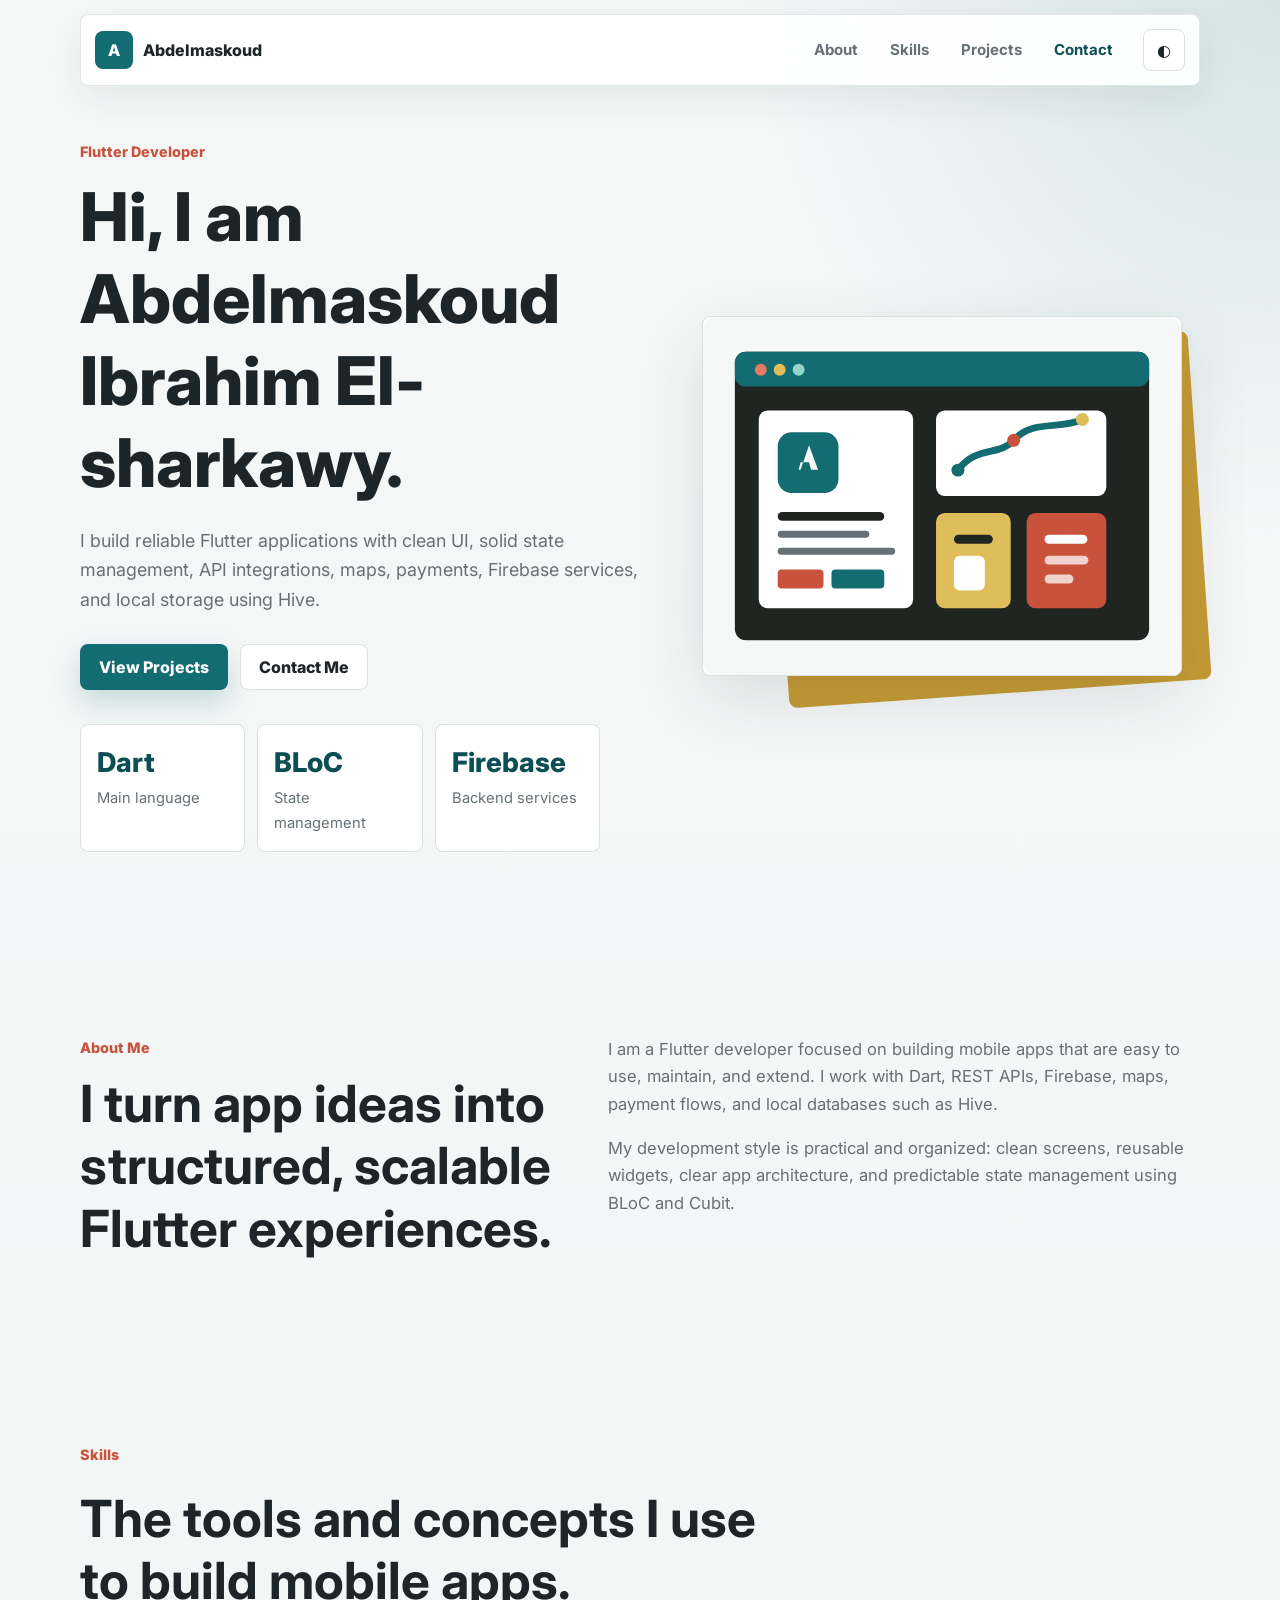
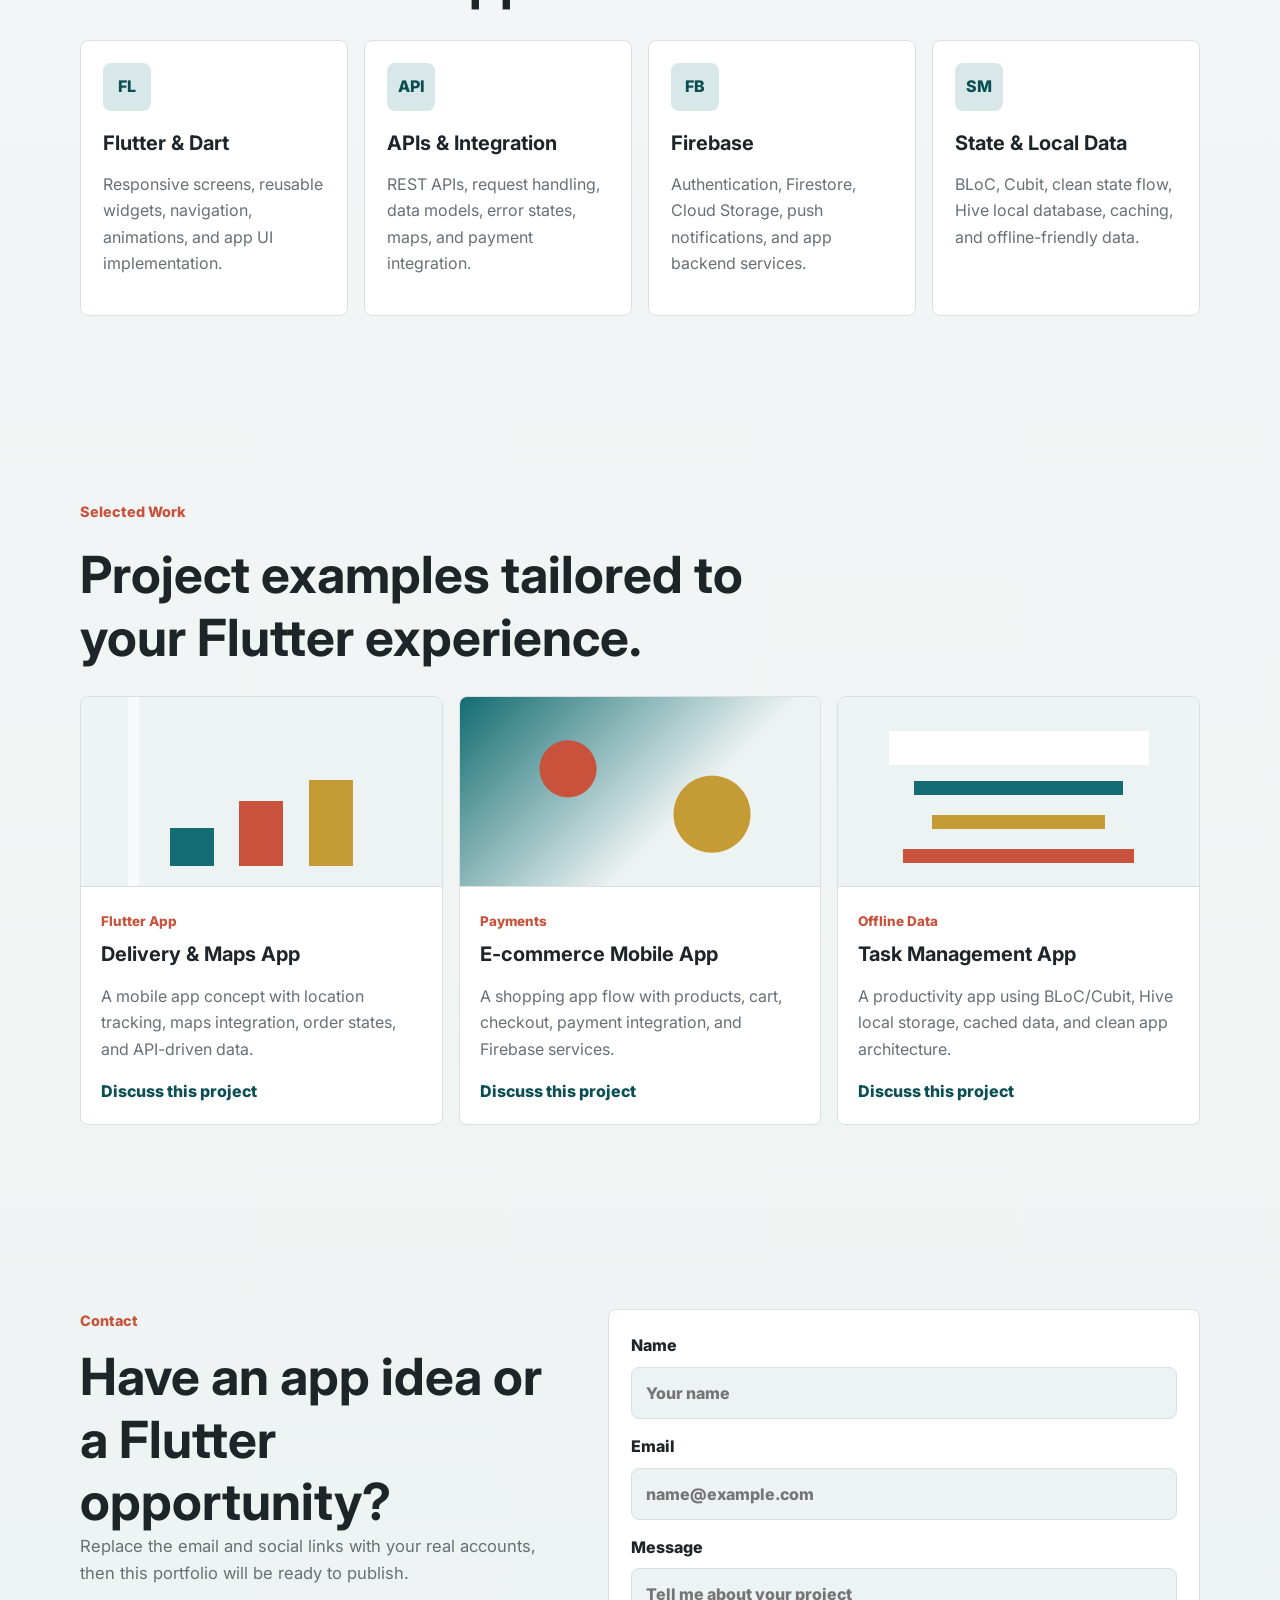
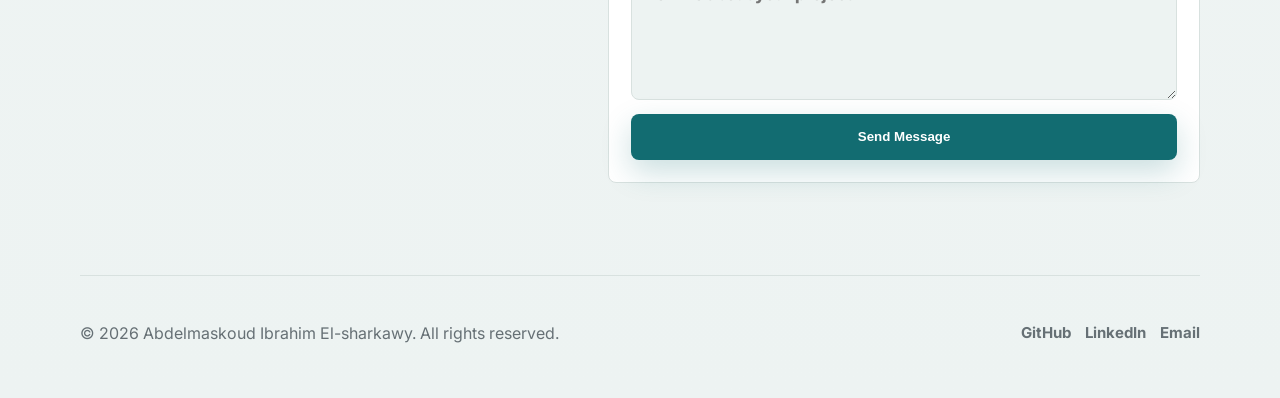
<file: index.html>
<!doctype html>
<html lang="en" dir="ltr">
  <head>
    <meta charset="UTF-8" />
    <meta name="viewport" content="width=device-width, initial-scale=1.0" />
    <meta
      name="description"
      content="Portfolio for Abdelmaskoud Ibrahim El-sharkawy, a Flutter developer building mobile apps with Dart, APIs, maps, payments, Firebase, Hive, BLoC, and Cubit."
    />
    <title>Abdelmaskoud Ibrahim El-sharkawy | Flutter Developer</title>
    <link rel="preconnect" href="https://fonts.googleapis.com" />
    <link rel="preconnect" href="https://fonts.gstatic.com" crossorigin />
    <link
      href="https://fonts.googleapis.com/css2?family=Inter:wght@400;500;600;700;800&display=swap"
      rel="stylesheet"
    />
    <link rel="stylesheet" href="styles.mobile.css?v=4" />
  </head>
  <body>
    <header class="site-header" data-header>
      <a class="brand" href="#home" aria-label="Home">
        <span class="brand-mark">A</span>
        <span>Abdelmaskoud</span>
      </a>

      <nav class="nav-links" id="primary-navigation" aria-label="Primary navigation" data-nav>
        <a href="#about">About</a>
        <a href="#skills">Skills</a>
        <a href="#projects">Projects</a>
        <a href="#contact">Contact</a>
      </nav>

      <div class="header-actions">
        <button class="icon-button" type="button" data-theme-toggle aria-label="Toggle theme">
          <span aria-hidden="true">&#9680;</span>
        </button>
        <button
          class="menu-button"
          type="button"
          data-menu-toggle
          aria-label="Open menu"
          aria-controls="primary-navigation"
          aria-expanded="false"
        >
          <span aria-hidden="true"></span>
          <span aria-hidden="true"></span>
          <span aria-hidden="true"></span>
        </button>
      </div>
    </header>

    <main>
      <section class="hero section" id="home">
        <div class="hero-copy">
          <p class="eyebrow">Flutter Developer</p>
          <h1>Hi, I am Abdelmaskoud Ibrahim El-sharkawy.</h1>
          <p class="hero-text">
            I build reliable Flutter applications with clean UI, solid state management,
            API integrations, maps, payments, Firebase services, and local storage using Hive.
          </p>
          <div class="hero-actions" aria-label="Important links">
            <a class="button primary" href="#projects">View Projects</a>
            <a class="button secondary" href="#contact">Contact Me</a>
          </div>
          <dl class="quick-stats" aria-label="Quick stats">
            <div>
              <dt>Dart</dt>
              <dd>Main language</dd>
            </div>
            <div>
              <dt>BLoC</dt>
              <dd>State management</dd>
            </div>
            <div>
              <dt>Firebase</dt>
              <dd>Backend services</dd>
            </div>
          </dl>
        </div>

        <div class="hero-visual" aria-label="Digital portfolio preview">
          <img src="assets/hero-visual.svg" alt="Digital interface showing app projects and skills" />
        </div>
      </section>

      <section class="section split" id="about">
        <div>
          <p class="eyebrow">About Me</p>
          <h2>I turn app ideas into structured, scalable Flutter experiences.</h2>
        </div>
        <div class="section-copy">
          <p>
            I am a Flutter developer focused on building mobile apps that are easy to use,
            maintain, and extend. I work with Dart, REST APIs, Firebase, maps, payment flows,
            and local databases such as Hive.
          </p>
          <p>
            My development style is practical and organized: clean screens, reusable widgets,
            clear app architecture, and predictable state management using BLoC and Cubit.
          </p>
        </div>
      </section>

      <section class="section" id="skills">
        <div class="section-heading">
          <p class="eyebrow">Skills</p>
          <h2>The tools and concepts I use to build mobile apps.</h2>
        </div>
        <div class="skills-grid">
          <article class="skill-card">
            <span class="skill-icon">FL</span>
            <h3>Flutter & Dart</h3>
            <p>Responsive screens, reusable widgets, navigation, animations, and app UI implementation.</p>
          </article>
          <article class="skill-card">
            <span class="skill-icon">API</span>
            <h3>APIs & Integration</h3>
            <p>REST APIs, request handling, data models, error states, maps, and payment integration.</p>
          </article>
          <article class="skill-card">
            <span class="skill-icon">FB</span>
            <h3>Firebase</h3>
            <p>Authentication, Firestore, Cloud Storage, push notifications, and app backend services.</p>
          </article>
          <article class="skill-card">
            <span class="skill-icon">SM</span>
            <h3>State & Local Data</h3>
            <p>BLoC, Cubit, clean state flow, Hive local database, caching, and offline-friendly data.</p>
          </article>
        </div>
      </section>

      <section class="section" id="projects">
        <div class="section-heading">
          <p class="eyebrow">Selected Work</p>
          <h2>Project examples tailored to your Flutter experience.</h2>
        </div>
        <div class="projects-grid">
          <article class="project-card">
            <div class="project-media media-analytics" aria-hidden="true"></div>
            <div class="project-body">
              <span class="project-tag">Flutter App</span>
              <h3>Delivery & Maps App</h3>
              <p>A mobile app concept with location tracking, maps integration, order states, and API-driven data.</p>
              <a href="#contact">Discuss this project</a>
            </div>
          </article>
          <article class="project-card">
            <div class="project-media media-commerce" aria-hidden="true"></div>
            <div class="project-body">
              <span class="project-tag">Payments</span>
              <h3>E-commerce Mobile App</h3>
              <p>A shopping app flow with products, cart, checkout, payment integration, and Firebase services.</p>
              <a href="#contact">Discuss this project</a>
            </div>
          </article>
          <article class="project-card">
            <div class="project-media media-portfolio" aria-hidden="true"></div>
            <div class="project-body">
              <span class="project-tag">Offline Data</span>
              <h3>Task Management App</h3>
              <p>A productivity app using BLoC/Cubit, Hive local storage, cached data, and clean app architecture.</p>
              <a href="#contact">Discuss this project</a>
            </div>
          </article>
        </div>
      </section>

      <section class="section contact-section" id="contact">
        <div>
          <p class="eyebrow">Contact</p>
          <h2>Have an app idea or a Flutter opportunity?</h2>
          <p class="section-copy">
            Replace the email and social links with your real accounts, then this portfolio will be ready to publish.
          </p>
        </div>
        <form class="contact-form" data-contact-form>
          <label>
            Name
            <input type="text" name="name" placeholder="Your name" required />
          </label>
          <label>
            Email
            <input type="email" name="email" placeholder="name@example.com" required />
          </label>
          <label>
            Message
            <textarea name="message" rows="4" placeholder="Tell me about your project" required></textarea>
          </label>
          <button class="button primary" type="submit">Send Message</button>
        </form>
      </section>
    </main>

    <footer class="site-footer">
      <p>&copy; <span data-year></span> Abdelmaskoud Ibrahim El-sharkawy. All rights reserved.</p>
      <div class="social-links">
        <a href="https://github.com/" target="_blank" rel="noreferrer">GitHub</a>
        <a href="https://www.linkedin.com/" target="_blank" rel="noreferrer">LinkedIn</a>
        <a href="mailto:hello@example.com">Email</a>
      </div>
    </footer>

    <script src="script.js"></script>
  </body>
</html>
</file>
<file: styles.mobile.css>
:root {
  color-scheme: light;
  --bg: #f6f8f8;
  --surface: #ffffff;
  --surface-soft: #edf3f2;
  --text: #1e2528;
  --muted: #667075;
  --line: #d8e1df;
  --primary: #126c71;
  --primary-strong: #0b4f54;
  --accent: #c8523b;
  --gold: #c59b35;
  --shadow: 0 22px 70px rgba(30, 37, 40, 0.12);
}

[data-theme="dark"] {
  color-scheme: dark;
  --bg: #151716;
  --surface: #202522;
  --surface-soft: #2c302c;
  --text: #f3efe6;
  --muted: #b7beb9;
  --line: #3a403b;
  --primary: #5fb7ad;
  --primary-strong: #92d4cc;
  --accent: #e27b62;
  --gold: #dfbd5b;
  --shadow: 0 22px 70px rgba(0, 0, 0, 0.32);
}

* {
  box-sizing: border-box;
}

html {
  scroll-behavior: smooth;
}

body {
  min-width: 320px;
  margin: 0;
  background:
    radial-gradient(circle at top right, rgba(18, 108, 113, 0.14), transparent 34rem),
    linear-gradient(180deg, var(--bg), var(--surface-soft));
  color: var(--text);
  font-family: "Inter", system-ui, -apple-system, BlinkMacSystemFont, "Segoe UI", sans-serif;
  line-height: 1.65;
}

a {
  color: inherit;
}

img {
  display: block;
  max-width: 100%;
}

.site-header {
  position: sticky;
  top: 0;
  z-index: 10;
  display: grid;
  grid-template-columns: 1fr auto auto;
  gap: 18px;
  align-items: center;
  width: min(1120px, calc(100% - 32px));
  min-height: 72px;
  margin: 14px auto 0;
  padding: 10px 14px;
  border: 1px solid color-mix(in srgb, var(--line), transparent 22%);
  border-radius: 8px;
  background: color-mix(in srgb, var(--surface), transparent 8%);
  box-shadow: 0 12px 40px rgba(30, 37, 40, 0.08);
  backdrop-filter: blur(18px);
}

.brand,
.nav-links,
.hero-actions,
.social-links,
.header-actions {
  display: flex;
  align-items: center;
}

.brand {
  gap: 10px;
  color: var(--text);
  font-weight: 800;
  text-decoration: none;
}

.brand-mark {
  display: grid;
  width: 38px;
  height: 38px;
  place-items: center;
  border-radius: 8px;
  background: var(--primary);
  color: #fff;
  font-weight: 800;
}

.nav-links {
  gap: 8px;
}

.nav-links a,
.social-links a {
  border-radius: 8px;
  color: var(--muted);
  font-size: 0.94rem;
  font-weight: 700;
  text-decoration: none;
}

.nav-links a {
  padding: 8px 12px;
}

.nav-links a:hover,
.nav-links a.active,
.social-links a:hover {
  color: var(--primary-strong);
}

.icon-button {
  display: grid;
  width: 42px;
  height: 42px;
  place-items: center;
  border: 1px solid var(--line);
  border-radius: 8px;
  background: var(--surface);
  color: var(--text);
  cursor: pointer;
  font: inherit;
}

.header-actions {
  gap: 8px;
}

.menu-button {
  display: none;
  width: 42px;
  height: 42px;
  gap: 4px;
  align-content: center;
  justify-items: center;
  place-items: center;
  border: 1px solid var(--line);
  border-radius: 8px;
  background: var(--surface);
  color: var(--text);
  cursor: pointer;
}

.menu-button span {
  display: block;
  width: 18px;
  height: 2px;
  border-radius: 99px;
  background: currentColor;
}

.section {
  width: min(1120px, calc(100% - 32px));
  margin: 0 auto;
  padding: 92px 0;
}

.hero {
  display: grid;
  grid-template-columns: minmax(0, 1fr) minmax(340px, 0.92fr);
  gap: 44px;
  align-items: center;
  min-height: calc(100vh - 88px);
  padding-top: 54px;
}

.eyebrow {
  margin: 0 0 12px;
  color: var(--accent);
  font-size: 0.9rem;
  font-weight: 800;
}

h1,
h2,
h3,
p {
  overflow-wrap: anywhere;
}

h1,
h2,
h3 {
  margin: 0;
  letter-spacing: 0;
  line-height: 1.22;
}

h1 {
  max-width: 720px;
  font-size: clamp(2.1rem, 5.4vw, 4.2rem);
  font-weight: 800;
}

h2 {
  max-width: 680px;
  font-size: clamp(1.9rem, 4vw, 3.2rem);
}

h3 {
  font-size: 1.25rem;
}

.hero-text,
.section-copy,
.skill-card p,
.project-body p {
  color: var(--muted);
}

.hero-text {
  max-width: 620px;
  margin: 22px 0 0;
  font-size: 1.12rem;
}

.hero-actions {
  flex-wrap: wrap;
  gap: 12px;
  margin-top: 30px;
}

.button {
  display: inline-flex;
  min-height: 46px;
  align-items: center;
  justify-content: center;
  padding: 0 18px;
  border: 1px solid transparent;
  border-radius: 8px;
  font-weight: 800;
  text-decoration: none;
  cursor: pointer;
  transition: transform 160ms ease, box-shadow 160ms ease;
}

.button:hover {
  transform: translateY(-2px);
}

.button.primary {
  background: var(--primary);
  color: #fff;
  box-shadow: 0 12px 30px rgba(18, 108, 113, 0.22);
}

.button.secondary {
  border-color: var(--line);
  background: var(--surface);
  color: var(--text);
}

.quick-stats {
  display: grid;
  grid-template-columns: repeat(3, minmax(0, 1fr));
  gap: 12px;
  max-width: 520px;
  margin: 34px 0 0;
}

.quick-stats div,
.skill-card,
.project-card,
.contact-form {
  border: 1px solid var(--line);
  border-radius: 8px;
  background: color-mix(in srgb, var(--surface), transparent 2%);
}

.quick-stats div {
  min-height: 92px;
  padding: 16px;
}

.quick-stats dt {
  color: var(--primary-strong);
  font-size: 1.7rem;
  font-weight: 800;
}

.quick-stats dd {
  margin: 0;
  color: var(--muted);
  font-size: 0.92rem;
}

.hero-visual {
  position: relative;
  padding: 18px;
}

.hero-visual::before {
  position: absolute;
  inset: 12% 0 0 18%;
  z-index: -1;
  border-radius: 8px;
  background: var(--gold);
  content: "";
  transform: rotate(-4deg);
}

.hero-visual img {
  width: 100%;
  border: 1px solid var(--line);
  border-radius: 8px;
  background: var(--surface);
  box-shadow: var(--shadow);
}

.split,
.contact-section {
  display: grid;
  grid-template-columns: 0.9fr 1.1fr;
  gap: 44px;
  align-items: start;
}

.section-copy {
  margin: 0;
  font-size: 1.04rem;
}

.section-copy p {
  margin-top: 0;
}

.section-heading {
  display: grid;
  gap: 8px;
  margin-bottom: 28px;
}

.skills-grid,
.projects-grid {
  display: grid;
  gap: 16px;
}

.skills-grid {
  grid-template-columns: repeat(4, minmax(0, 1fr));
}

.skill-card {
  min-height: 220px;
  padding: 22px;
}

.skill-icon {
  display: inline-grid;
  width: 48px;
  height: 48px;
  margin-bottom: 20px;
  place-items: center;
  border-radius: 8px;
  background: color-mix(in srgb, var(--primary), transparent 84%);
  color: var(--primary-strong);
  font-weight: 800;
}

.projects-grid {
  grid-template-columns: repeat(3, minmax(0, 1fr));
}

.project-card {
  overflow: hidden;
}

.project-media {
  min-height: 190px;
  border-bottom: 1px solid var(--line);
  background-color: var(--surface-soft);
  background-repeat: no-repeat;
}

.media-analytics {
  background-image:
    linear-gradient(90deg, transparent 13%, rgba(255, 255, 255, 0.58) 13% 16%, transparent 16%),
    linear-gradient(0deg, var(--primary) 32%, transparent 32%),
    linear-gradient(0deg, var(--accent) 54%, transparent 54%),
    linear-gradient(0deg, var(--gold) 72%, transparent 72%);
  background-position: center, 28% 70%, 50% 70%, 72% 70%;
  background-size: 100% 100%, 44px 120px, 44px 120px, 44px 120px;
}

.media-commerce {
  background-image:
    radial-gradient(circle at 30% 38%, var(--accent) 0 28px, transparent 29px),
    radial-gradient(circle at 70% 62%, var(--gold) 0 38px, transparent 39px),
    linear-gradient(135deg, var(--primary), transparent 62%);
}

.media-portfolio {
  background-image:
    linear-gradient(var(--surface) 0 0),
    linear-gradient(var(--primary) 0 0),
    linear-gradient(var(--gold) 0 0),
    linear-gradient(var(--accent) 0 0);
  background-position: center 34px, center 84px, center 118px, center 152px;
  background-size: 72% 34px, 58% 14px, 48% 14px, 64% 14px;
}

.project-body {
  padding: 20px;
}

.project-tag {
  display: inline-block;
  margin-bottom: 10px;
  color: var(--accent);
  font-size: 0.84rem;
  font-weight: 800;
}

.project-body a {
  color: var(--primary-strong);
  font-weight: 800;
  text-decoration: none;
}

.contact-form {
  display: grid;
  gap: 14px;
  padding: 22px;
}

.contact-form label {
  display: grid;
  gap: 8px;
  color: var(--text);
  font-weight: 800;
}

.contact-form input,
.contact-form textarea {
  width: 100%;
  border: 1px solid var(--line);
  border-radius: 8px;
  background: var(--surface-soft);
  color: var(--text);
  font: inherit;
  padding: 12px 14px;
}

.contact-form textarea {
  resize: vertical;
}

.site-footer {
  display: flex;
  flex-wrap: wrap;
  gap: 16px;
  align-items: center;
  justify-content: space-between;
  width: min(1120px, calc(100% - 32px));
  margin: 0 auto;
  padding: 28px 0 36px;
  border-top: 1px solid var(--line);
  color: var(--muted);
}

.social-links {
  gap: 14px;
}

@media (max-width: 900px) {
  .site-header {
    grid-template-columns: 1fr auto;
  }

  .nav-links {
    grid-column: 1 / -1;
    justify-content: center;
    overflow-x: auto;
  }

  .hero,
  .split,
  .contact-section {
    grid-template-columns: 1fr;
  }

  .hero {
    min-height: auto;
  }

  .hero-visual {
    max-width: 620px;
    margin-inline: auto;
  }

  .skills-grid,
  .projects-grid {
    grid-template-columns: repeat(2, minmax(0, 1fr));
  }
}

@media (max-width: 620px) {
  .site-header,
  .section,
  .site-footer {
    width: min(100% - 28px, 1120px);
  }

  .site-header {
    grid-template-columns: 1fr auto;
    gap: 10px;
    min-height: auto;
    margin-top: 10px;
    padding: 10px;
  }

  .brand span:last-child {
    display: inline;
    max-width: 150px;
    overflow: hidden;
    text-overflow: ellipsis;
    white-space: nowrap;
  }

  .brand-mark {
    width: 40px;
    height: 40px;
  }

  .icon-button,
  .menu-button {
    width: 40px;
    height: 40px;
  }

  .menu-button {
    display: grid;
  }

  .nav-links {
    display: none;
    justify-content: flex-start;
    gap: 8px;
    padding-top: 10px;
    border-top: 1px solid var(--line);
    scrollbar-width: none;
  }

  .site-header.menu-open .nav-links {
    display: grid;
    grid-template-columns: repeat(2, minmax(0, 1fr));
  }

  .nav-links::-webkit-scrollbar {
    display: none;
  }

  .nav-links a {
    display: flex;
    min-height: 42px;
    align-items: center;
    justify-content: center;
    padding: 8px 10px;
    border: 1px solid var(--line);
    background: var(--surface-soft);
    font-size: 0.9rem;
  }

  .section {
    padding: 54px 0;
  }

  .hero {
    gap: 26px;
    padding-top: 36px;
  }

  h1 {
    font-size: clamp(2rem, 10vw, 3rem);
    line-height: 1.12;
  }

  h2 {
    font-size: clamp(1.55rem, 7vw, 2.2rem);
  }

  .hero-text {
    margin-top: 16px;
    font-size: 1rem;
  }

  .hero-actions {
    display: grid;
    gap: 10px;
    margin-top: 22px;
  }

  .quick-stats {
    grid-template-columns: repeat(3, minmax(0, 1fr));
    gap: 8px;
    margin-top: 22px;
  }

  .quick-stats div {
    min-height: 78px;
    padding: 12px 8px;
  }

  .quick-stats dt {
    font-size: 1rem;
  }

  .quick-stats dd {
    font-size: 0.76rem;
    line-height: 1.35;
  }

  .hero-visual {
    width: min(100%, 420px);
    padding: 10px;
  }

  .hero-visual::before {
    inset: 16% 0 0 12%;
  }

  .skills-grid,
  .projects-grid {
    grid-template-columns: 1fr;
  }

  .skill-card {
    min-height: auto;
    padding: 18px;
  }

  .skill-icon {
    width: 42px;
    height: 42px;
    margin-bottom: 14px;
  }

  .project-media {
    min-height: 145px;
  }

  .project-body,
  .contact-form {
    padding: 18px;
  }

  .hero-actions .button {
    width: 100%;
  }

  .site-footer {
    align-items: flex-start;
    padding-bottom: 28px;
  }
}

@media (max-width: 380px) {
  .brand span:last-child {
    max-width: 118px;
  }

  .quick-stats {
    grid-template-columns: 1fr;
  }
}
</file>
